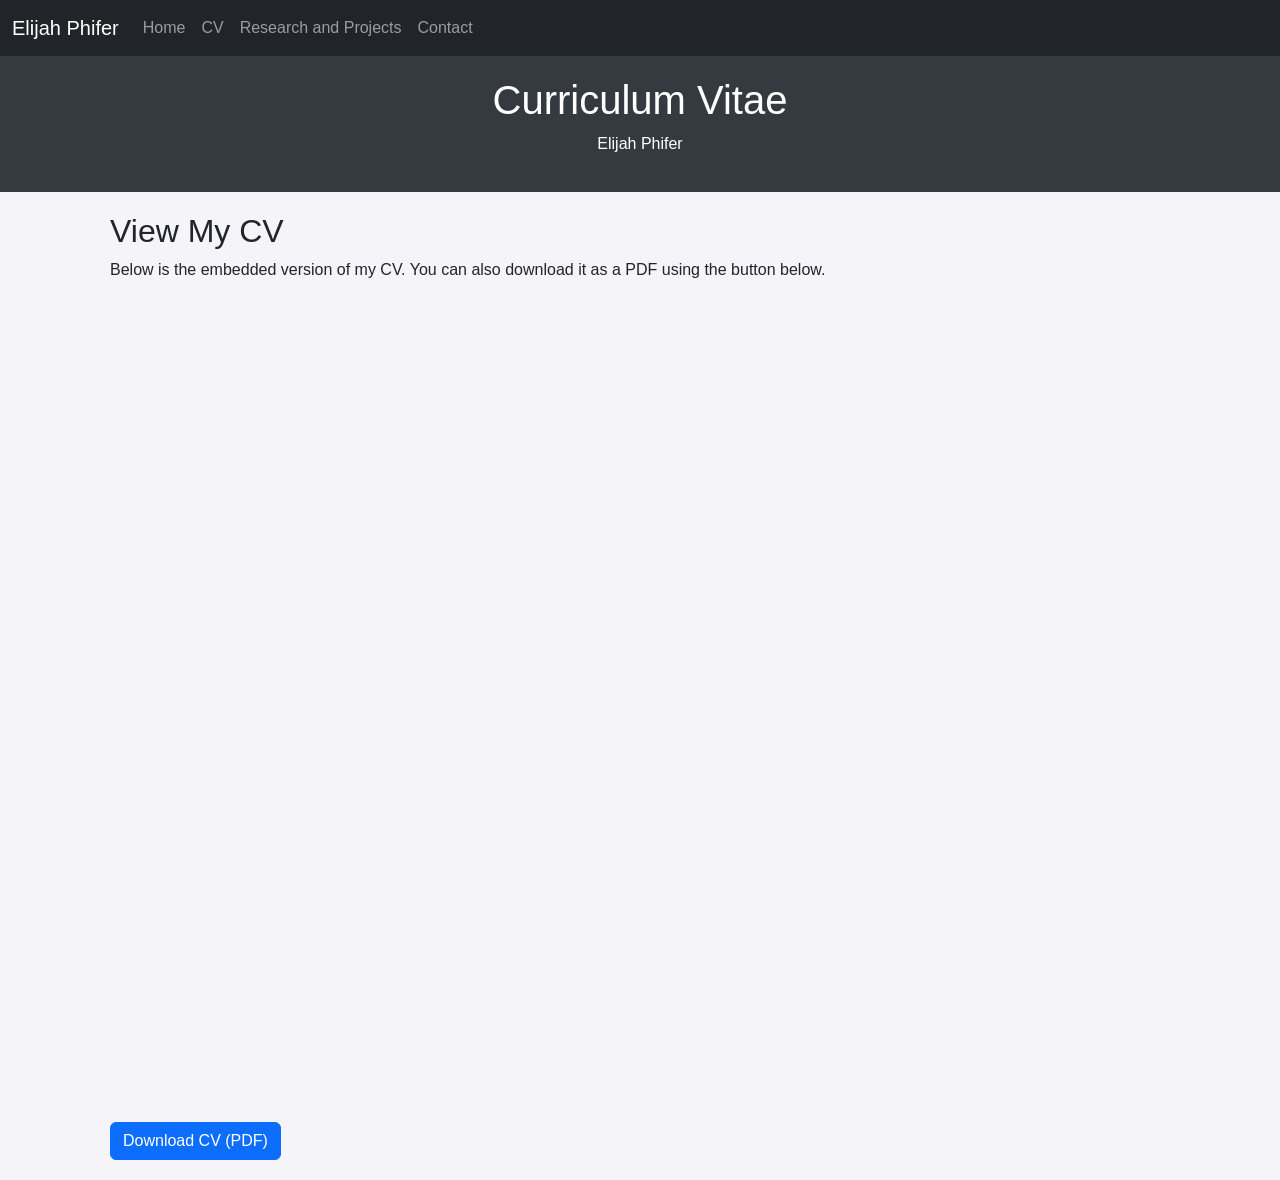
<file: cv.html>
<!DOCTYPE html>
<html lang="en">
<head>
  <meta charset="UTF-8">
  <meta name="viewport" content="width=device-width, initial-scale=1.0">
  <title>Elijah Phifer - CV</title>
  <link href="https://cdn.jsdelivr.net/npm/bootstrap@5.3.0-alpha1/dist/css/bootstrap.min.css" rel="stylesheet">
  <link rel="apple-touch-icon" sizes="180x180" href="/apple-touch-icon.png">
<link rel="icon" type="image/png" sizes="32x32" href="/favicon-32x32.png">
<link rel="icon" type="image/png" sizes="16x16" href="/favicon-16x16.png">
<link rel="manifest" href="/site.webmanifest">
  <style>
    body {
      font-family: 'Arial', sans-serif;
      background-color: #f4f4f9;
    }
    .header {
      background-color: #343a40;
      color: #ffffff;
      padding: 20px;
      text-align: center;
    }
    .cv-section {
      padding: 20px 40px;
    }
    .download-btn {
      margin-top: 20px;
    }
    .iframe-container {
      width: 100%;
      height: 800px;
      margin-top: 20px;
    }
  </style>
</head>
<body>

  <!-- Navigation Bar -->
  <nav class="navbar navbar-expand-lg navbar-dark bg-dark">
    <div class="container-fluid">
      <a class="navbar-brand" href="index.html">Elijah Phifer</a>
      <button class="navbar-toggler" type="button" data-bs-toggle="collapse" data-bs-target="#navbarNav" aria-controls="navbarNav" aria-expanded="false" aria-label="Toggle navigation">
        <span class="navbar-toggler-icon"></span>
      </button>
      <div class="collapse navbar-collapse" id="navbarNav">
        <ul class="navbar-nav me-auto">
          <li class="nav-item">
            <a class="nav-link" href="index.html">Home</a>
          </li>
          <li class="nav-item">
            <a class="nav-link" href="cv.html">CV</a>
          </li>
          <li class="nav-item">
            <a class="nav-link" href="projects.html">Research and Projects</a>
          </li>
          <li class="nav-item">
            <a class="nav-link" href="contact.html">Contact</a>
          </li>
        </ul>
      </div>
    </div>
  </nav>

  <!-- Content Section -->
  <div class="header">
    <h1>Curriculum Vitae</h1>
    <p>Elijah Phifer</p>
  </div>

  <div class="cv-section container">
    <h2>View My CV</h2>
    <p>Below is the embedded version of my CV. You can also download it as a PDF using the button below.</p>
    
    <!-- Embed PDF -->
    <div class="iframe-container">
      <iframe src="docs/Elijah_Phifer_II_CV.pdf" width="100%" height="100%" frameborder="0"></iframe>
    </div>

    <!-- Download Button -->
    <a href="docs/Elijah_Phifer_II_CV.pdf" download="ElijahPhifer_CV.pdf" class="btn btn-primary download-btn">Download CV (PDF)</a>
  </div>

  <script src="https://cdn.jsdelivr.net/npm/bootstrap@5.3.0-alpha1/dist/js/bootstrap.bundle.min.js"></script>
</body>
</html>
</file>
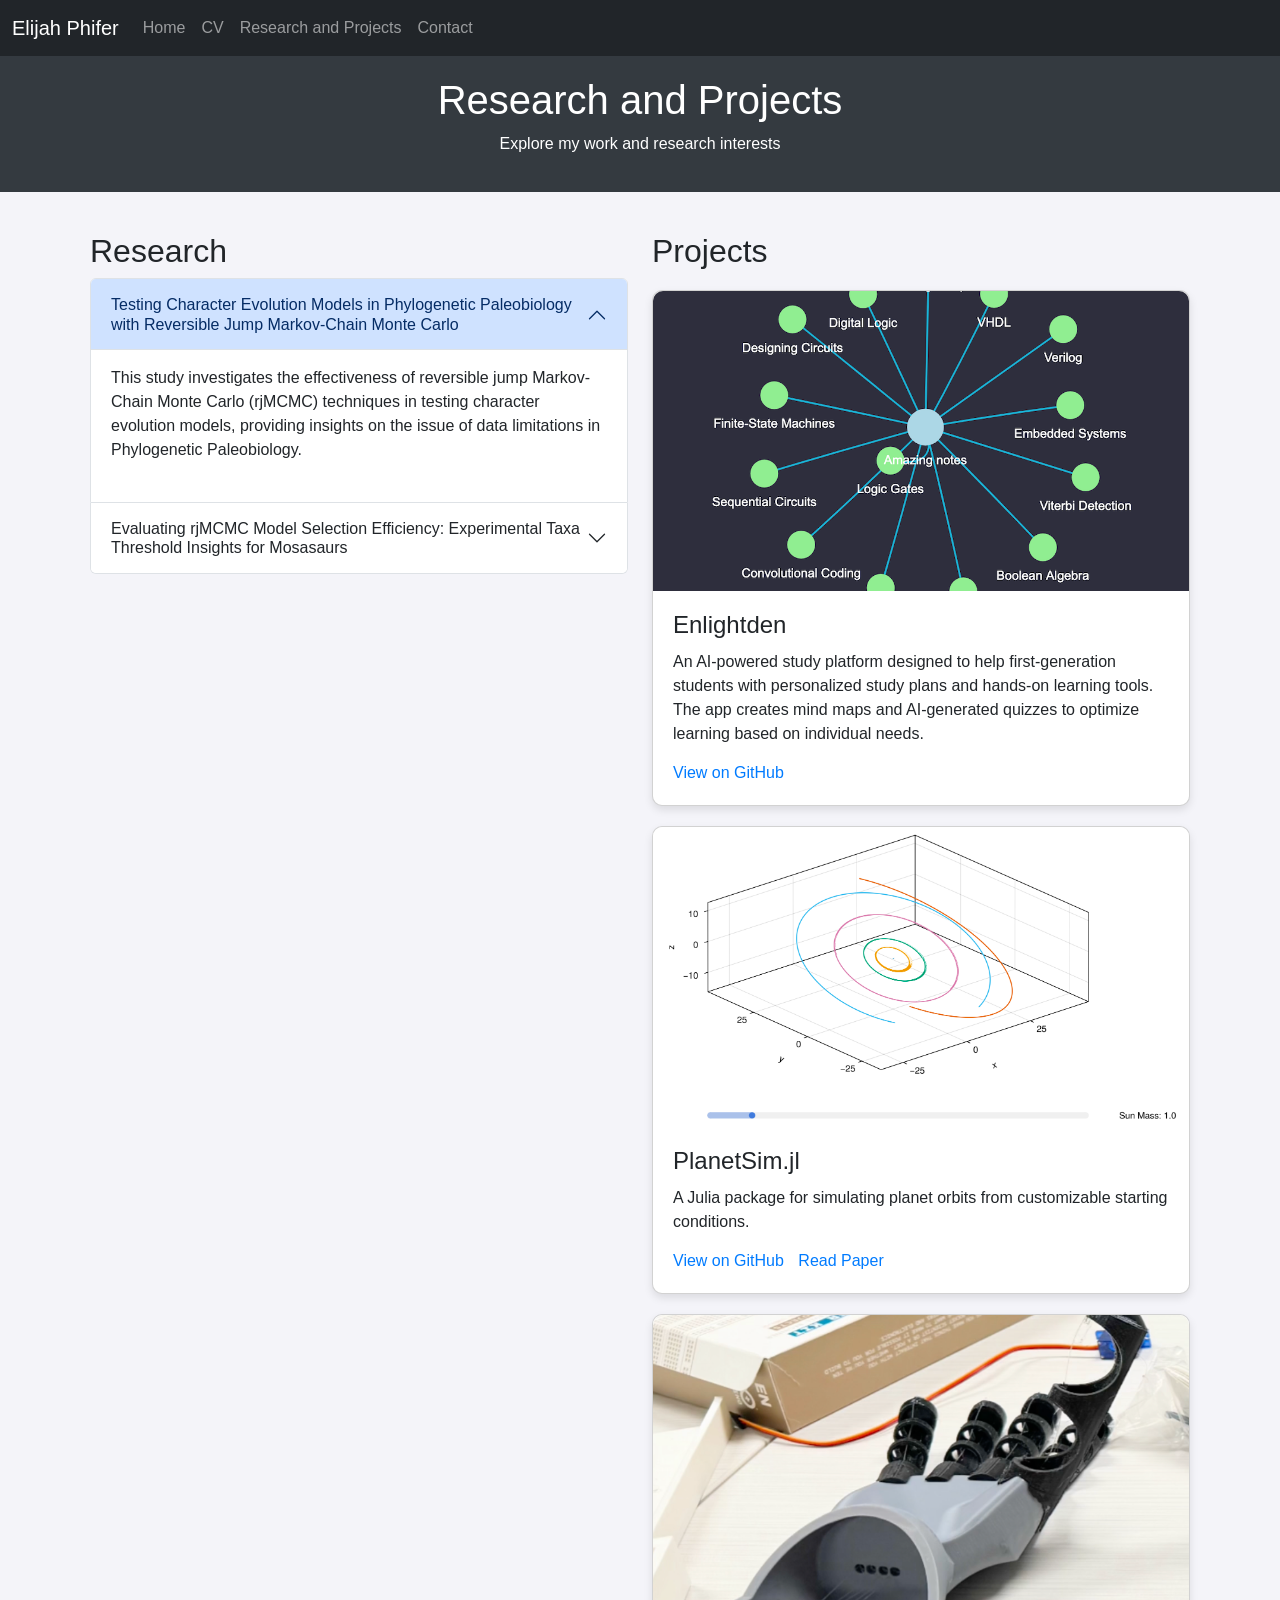
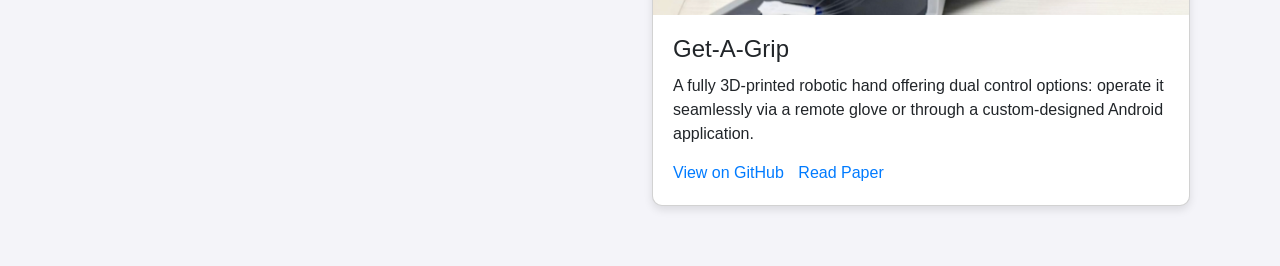
<file: projects.html>
<!DOCTYPE html>
<html lang="en">
<head>
  <meta charset="UTF-8">
  <meta name="viewport" content="width=device-width, initial-scale=1.0">
  <title>Elijah Phifer - Research and Projects</title>
  <link href="https://cdn.jsdelivr.net/npm/bootstrap@5.3.0-alpha1/dist/css/bootstrap.min.css" rel="stylesheet">
  <style>
    body {
      font-family: 'Arial', sans-serif;
      background-color: #f4f4f9;
    }
    .header {
      background-color: #343a40;
      color: #ffffff;
      padding: 20px;
      text-align: center;
    }
    .container-custom {
      padding: 40px 20px;
    }
    .project-card, .research-card {
      margin: 20px 0;
      box-shadow: 0 4px 8px rgba(0,0,0,0.1);
      border-radius: 10px;
      background-color: #ffffff;
    }
    .project-card img, .research-card img {
      width: 100%;
      height: 300px;
      object-fit: cover;
      border-radius: 10px 10px 0 0;
    }
    .project-body, .research-body {
      padding: 20px;
    }
    .project-title, .research-title {
      font-size: 1.5em;
      margin-bottom: 10px;
    }
    .project-description, .research-description {
      margin-bottom: 15px;
    }
    .project-links a, .research-links a {
      text-decoration: none;
      color: #007bff;
      margin-right: 10px;
    }
    .project-links a:hover, .research-links a:hover {
      text-decoration: underline;
    }
  </style>
</head>
<body>

  <!-- Navigation Bar -->
  <nav class="navbar navbar-expand-lg navbar-dark bg-dark">
    <div class="container-fluid">
      <a class="navbar-brand" href="index.html">Elijah Phifer</a>
      <button class="navbar-toggler" type="button" data-bs-toggle="collapse" data-bs-target="#navbarNav" aria-controls="navbarNav" aria-expanded="false" aria-label="Toggle navigation">
        <span class="navbar-toggler-icon"></span>
      </button>
      <div class="collapse navbar-collapse" id="navbarNav">
        <ul class="navbar-nav me-auto">
          <li class="nav-item">
            <a class="nav-link" href="index.html">Home</a>
          </li>
          <li class="nav-item">
            <a class="nav-link" href="cv.html">CV</a>
          </li>
          <li class="nav-item">
            <a class="nav-link" href="projects.html">Research and Projects</a>
          </li>
          <li class="nav-item">
            <a class="nav-link" href="contact.html">Contact</a>
          </li>
        </ul>
      </div>
    </div>
  </nav>

  <!-- Header -->
  <div class="header">
    <h1>Research and Projects</h1>
    <p>Explore my work and research interests</p>
  </div>

  <!-- Content Section -->
  <div class="container container-custom">
    <div class="row">
<!-- Research Section -->
<div class="col-lg-6">
  <h2>Research</h2>
      <!-- Research Card 1 -->
      <div class="accordion" id="researchAccordion">
        <div class="accordion-item">
          <h2 class="accordion-header" id="headingOne">
            <button class="accordion-button" type="button" data-bs-toggle="collapse" data-bs-target="#collapseOne" aria-expanded="true" aria-controls="collapseOne">
              Testing Character Evolution Models in Phylogenetic Paleobiology with Reversible Jump Markov-Chain Monte Carlo
            </button>
          </h2>
          <div id="collapseOne" class="accordion-collapse collapse show" aria-labelledby="headingOne" data-bs-parent="#researchAccordion">
            <div class="accordion-body">
              This study investigates the effectiveness of reversible jump Markov-Chain Monte Carlo (rjMCMC) techniques in testing character evolution models, providing insights on the issue of data limitations in Phylogenetic Paleobiology.
              <br><br>
              <a href="docs/Testing_Character_Evolution_Models.pdf" target="_blank"></a>
            </div>
          </div>
        </div>
        <!-- Research Card 2 -->
        <div class="accordion-item">
          <h2 class="accordion-header" id="headingTwo">
            <button class="accordion-button collapsed" type="button" data-bs-toggle="collapse" data-bs-target="#collapseTwo" aria-expanded="false" aria-controls="collapseTwo">
              Evaluating rjMCMC Model Selection Efficiency: Experimental Taxa Threshold Insights for Mosasaurs
            </button>
          </h2>
          <div id="collapseTwo" class="accordion-collapse collapse" aria-labelledby="headingTwo" data-bs-parent="#researchAccordion">
            <div class="accordion-body">
              *in-progress* This paper explores the effectiveness of rjMCMC for model selection in the Mosasaur dataset, providing an experimental lower bound for the number of taxa required for rjMCMC to effectively select a model.
              <br><br>
              <a href="docs/Research_Title_2.pdf" target="_blank"></a>
            </div>
          </div>
        </div>
      </div>
    </div>

      <!-- Projects Section -->
      <div class="col-lg-6">
        <h2>Projects</h2>
        <!-- Project 1 -->
        <div class="card project-card">
          <img src="assets/images/enlightden_showcase.png" alt="Enlightden Study App">
          <div class="card-body project-body">
            <h3 class="project-title">Enlightden</h3>
            <p class="project-description">An AI-powered study platform designed to help first-generation students with personalized study plans and hands-on learning tools. The app creates mind maps and AI-generated quizzes to optimize learning based on individual needs.</p>
            <div class="project-links">
              <a href="https://github.com/Elijah-Phifer/EnlightDen" target="_blank">View on GitHub</a>
            </div>
          </div>
        </div>

        <!-- Project 2 -->
        <div class="card project-card">
          <img src="assets/images/Planet_orbit_animation.png" alt="PlanetSim.jl">
          <div class="card-body project-body">
            <h3 class="project-title">PlanetSim.jl</h3>
            <p class="project-description">A Julia package for simulating planet orbits from customizable starting conditions.</p>
            <div class="project-links">
              <a href="https://github.com/Elijah-Phifer/PlanetSim.jl" target="_blank">View on GitHub</a>
              <a href="docs/PlanetSim.jl_ An Interactive Julia-Based N-Body Simulation Tool for Educational Applications.pdf" target="_blank">Read Paper</a>
            </div>
          </div>
        </div>

        <!-- Project 3 -->
        <div class="card project-card">
          <img src="assets/images/getagrip_pic.png" alt="Get a Grip">
          <div class="card-body project-body">
            <h3 class="project-title">Get-A-Grip</h3>
            <p class="project-description">A fully 3D-printed robotic hand offering dual control options: operate it seamlessly via a remote glove or through a custom-designed Android application.</p>
            <div class="project-links">
              <a href="https://github.com/sechols223/Get-a-Grip" target="_blank">View on GitHub</a>
              <a href="docs/Get A Grip_ Integrating Flexibility and Function in Economically Designed Robotic Hands.pdf" target="_blank">Read Paper</a>
            </div>
          </div>
        </div>
      </div>
    </div>
  </div>

  <script src="https://cdn.jsdelivr.net/npm/bootstrap@5.3.0-alpha1/dist/js/bootstrap.bundle.min.js"></script>
</body>
</html>
</file>
